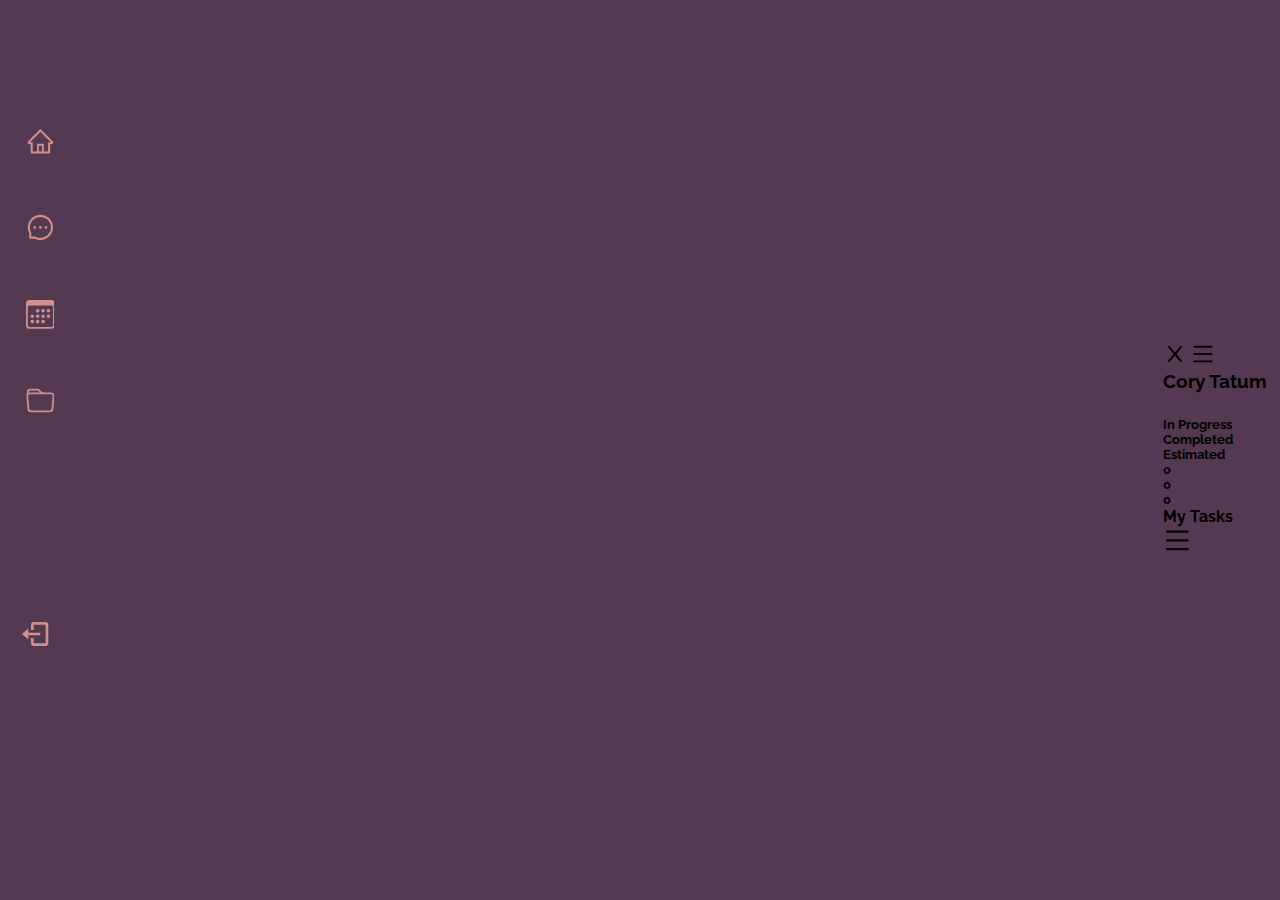
<file: dashboard.html>
<!DOCTYPE html>
<html lang="en">

<head>
    <meta charset="UTF-8">
    <meta http-equiv="X-UA-Compatible" content="IE=edge">
    <meta name="viewport" content="width=device-width, initial-scale=1.0">
    <link href="https://fonts.googleapis.com/css2?family=Raleway:wght@400;700&display=swap" rel="stylesheet">
    <link rel="stylesheet" href="CSS/dashboard.css">
    <title>Dashboard!</title>
</head>

<body>
    <section class="landing">

        <div class="modal">
            <div class="card">
                <svg id="close" stroke="currentColor" fill="currentColor" stroke-width="0" viewBox="0 0 1024 1024"
                    height="1em" width="1em" xmlns="http://www.w3.org/2000/svg">
                    <path
                        d="M512 64C264.6 64 64 264.6 64 512s200.6 448 448 448 448-200.6 448-448S759.4 64 512 64zm165.4 618.2l-66-.3L512 563.4l-99.3 118.4-66.1.3c-4.4 0-8-3.5-8-8 0-1.9.7-3.7 1.9-5.2l130.1-155L340.5 359a8.32 8.32 0 0 1-1.9-5.2c0-4.4 3.6-8 8-8l66.1.3L512 464.6l99.3-118.4 66-.3c4.4 0 8 3.5 8 8 0 1.9-.7 3.7-1.9 5.2L553.5 514l130 155c1.2 1.5 1.9 3.3 1.9 5.2 0 4.4-3.6 8-8 8z">
                    </path>
                </svg>
                <div class="brand"></div>
                <div class="info">
                    <h2>New Task</h2>
                    <form action="#">
                        <div class="taskTitle">
                            <input type="text" placeholder="Enter Task">
                        </div>
                        <div class="taskDescription">
                            <input type="text" name="" id="" placeholder="Description">
                        </div>
                    </form>
                </div>
            </div>
        </div>
        <aside>
            <div class="navIcons">
                <ul>
                    <a href="">
                        <li><svg stroke="currentColor" fill="currentColor" stroke-width="0" viewBox="0 0 1024 1024"
                                height="1.8em" width="1.8em" xmlns="http://www.w3.org/2000/svg">
                                <path
                                    d="M946.5 505L560.1 118.8l-25.9-25.9a31.5 31.5 0 0 0-44.4 0L77.5 505a63.9 63.9 0 0 0-18.8 46c.4 35.2 29.7 63.3 64.9 63.3h42.5V940h691.8V614.3h43.4c17.1 0 33.2-6.7 45.3-18.8a63.6 63.6 0 0 0 18.7-45.3c0-17-6.7-33.1-18.8-45.2zM568 868H456V664h112v204zm217.9-325.7V868H632V640c0-22.1-17.9-40-40-40H432c-22.1 0-40 17.9-40 40v228H238.1V542.3h-96l370-369.7 23.1 23.1L882 542.3h-96.1z">
                                </path>
                            </svg></li>
                    </a>
                    <a href="">
                        <li><svg stroke="currentColor" fill="currentColor" stroke-width="0" viewBox="0 0 1024 1024"
                                height="1.8em" width="1.8em" xmlns="http://www.w3.org/2000/svg">
                                <path
                                    d="M464 512a48 48 0 1 0 96 0 48 48 0 1 0-96 0zm200 0a48 48 0 1 0 96 0 48 48 0 1 0-96 0zm-400 0a48 48 0 1 0 96 0 48 48 0 1 0-96 0zm661.2-173.6c-22.6-53.7-55-101.9-96.3-143.3a444.35 444.35 0 0 0-143.3-96.3C630.6 75.7 572.2 64 512 64h-2c-60.6.3-119.3 12.3-174.5 35.9a445.35 445.35 0 0 0-142 96.5c-40.9 41.3-73 89.3-95.2 142.8-23 55.4-34.6 114.3-34.3 174.9A449.4 449.4 0 0 0 112 714v152a46 46 0 0 0 46 46h152.1A449.4 449.4 0 0 0 510 960h2.1c59.9 0 118-11.6 172.7-34.3a444.48 444.48 0 0 0 142.8-95.2c41.3-40.9 73.8-88.7 96.5-142 23.6-55.2 35.6-113.9 35.9-174.5.3-60.9-11.5-120-34.8-175.6zm-151.1 438C704 845.8 611 884 512 884h-1.7c-60.3-.3-120.2-15.3-173.1-43.5l-8.4-4.5H188V695.2l-4.5-8.4C155.3 633.9 140.3 574 140 513.7c-.4-99.7 37.7-193.3 107.6-263.8 69.8-70.5 163.1-109.5 262.8-109.9h1.7c50 0 98.5 9.7 144.2 28.9 44.6 18.7 84.6 45.6 119 80 34.3 34.3 61.3 74.4 80 119 19.4 46.2 29.1 95.2 28.9 145.8-.6 99.6-39.7 192.9-110.1 262.7z">
                                </path>
                            </svg></li>
                    </a>
                    <a href="">
                        <li><svg stroke="currentColor" fill="currentColor" stroke-width="0" viewBox="0 0 16 16"
                                height="1.8em" width="1.8em" xmlns="http://www.w3.org/2000/svg">
                                <path fill-rule="evenodd"
                                    d="M14 0H2a2 2 0 00-2 2v12a2 2 0 002 2h12a2 2 0 002-2V2a2 2 0 00-2-2zM1 3.857C1 3.384 1.448 3 2 3h12c.552 0 1 .384 1 .857v10.286c0 .473-.448.857-1 .857H2c-.552 0-1-.384-1-.857V3.857z"
                                    clip-rule="evenodd"></path>
                                <path fill-rule="evenodd"
                                    d="M6.5 7a1 1 0 100-2 1 1 0 000 2zm3 0a1 1 0 100-2 1 1 0 000 2zm3 0a1 1 0 100-2 1 1 0 000 2zm-9 3a1 1 0 100-2 1 1 0 000 2zm3 0a1 1 0 100-2 1 1 0 000 2zm3 0a1 1 0 100-2 1 1 0 000 2zm3 0a1 1 0 100-2 1 1 0 000 2zm-9 3a1 1 0 100-2 1 1 0 000 2zm3 0a1 1 0 100-2 1 1 0 000 2zm3 0a1 1 0 100-2 1 1 0 000 2z"
                                    clip-rule="evenodd"></path>
                            </svg></li>
                    </a>
                    <a href="">
                        <li><svg stroke="currentColor" fill="currentColor" stroke-width="0" viewBox="0 0 16 16"
                                height="1.8em" width="1.8em" xmlns="http://www.w3.org/2000/svg">
                                <path
                                    d="M9.828 4a3 3 0 01-2.12-.879l-.83-.828A1 1 0 006.173 2H2.5a1 1 0 00-1 .981L1.546 4h-1L.5 3a2 2 0 012-2h3.672a2 2 0 011.414.586l.828.828A2 2 0 009.828 3v1z">
                                </path>
                                <path fill-rule="evenodd"
                                    d="M13.81 4H2.19a1 1 0 00-.996 1.09l.637 7a1 1 0 00.995.91h10.348a1 1 0 00.995-.91l.637-7A1 1 0 0013.81 4zM2.19 3A2 2 0 00.198 5.181l.637 7A2 2 0 002.826 14h10.348a2 2 0 001.991-1.819l.637-7A2 2 0 0013.81 3H2.19z"
                                    clip-rule="evenodd"></path>
                            </svg></li>
                    </a>
                    <a href="">
                        <li></li>
                    </a>
                </ul>
            </div>
            <div id="logout"><svg stroke="currentColor" fill="currentColor" stroke-width="0" viewBox="0 0 24 24"
                    height="2em" width="2em" xmlns="http://www.w3.org/2000/svg">
                    <path d="M16 13L16 11 7 11 7 8 2 12 7 16 7 13z"></path>
                    <path
                        d="M20,3h-9C9.897,3,9,3.897,9,5v4h2V5h9v14h-9v-4H9v4c0,1.103,0.897,2,2,2h9c1.103,0,2-0.897,2-2V5C22,3.897,21.103,3,20,3z">
                    </path>
                </svg></div>
        </aside>
        <section class="activity">
            <div class="taskDashboard">
                <header>
                    <div class="welcome">
                        <h3>Overview</h3>
                        <span>You can edit all the stuff you wish</span>
                    </div>
                    <div class="user">
                        <p>Add User <svg stroke="currentColor" fill="currentColor" stroke-width="0"
                                viewBox="0 0 1024 1024" height="1.3em" width="1.3em" xmlns="http://www.w3.org/2000/svg">
                                <path
                                    d="M892 772h-80v-80c0-4.4-3.6-8-8-8h-48c-4.4 0-8 3.6-8 8v80h-80c-4.4 0-8 3.6-8 8v48c0 4.4 3.6 8 8 8h80v80c0 4.4 3.6 8 8 8h48c4.4 0 8-3.6 8-8v-80h80c4.4 0 8-3.6 8-8v-48c0-4.4-3.6-8-8-8zM373.5 498.4c-.9-8.7-1.4-17.5-1.4-26.4 0-15.9 1.5-31.4 4.3-46.5.7-3.6-1.2-7.3-4.5-8.8-13.6-6.1-26.1-14.5-36.9-25.1a127.54 127.54 0 0 1-38.7-95.4c.9-32.1 13.8-62.6 36.3-85.6 24.7-25.3 57.9-39.1 93.2-38.7 31.9.3 62.7 12.6 86 34.4 7.9 7.4 14.7 15.6 20.4 24.4 2 3.1 5.9 4.4 9.3 3.2 17.6-6.1 36.2-10.4 55.3-12.4 5.6-.6 8.8-6.6 6.3-11.6-32.5-64.3-98.9-108.7-175.7-109.9-110.8-1.7-203.2 89.2-203.2 200 0 62.8 28.9 118.8 74.2 155.5-31.8 14.7-61.1 35-86.5 60.4-54.8 54.7-85.8 126.9-87.8 204a8 8 0 0 0 8 8.2h56.1c4.3 0 7.9-3.4 8-7.7 1.9-58 25.4-112.3 66.7-153.5 29.4-29.4 65.4-49.8 104.7-59.7 3.8-1.1 6.4-4.8 5.9-8.8zM824 472c0-109.4-87.9-198.3-196.9-200C516.3 270.3 424 361.2 424 472c0 62.8 29 118.8 74.2 155.5a300.95 300.95 0 0 0-86.4 60.4C357 742.6 326 814.8 324 891.8a8 8 0 0 0 8 8.2h56c4.3 0 7.9-3.4 8-7.7 1.9-58 25.4-112.3 66.7-153.5C505.8 695.7 563 672 624 672c110.4 0 200-89.5 200-200zm-109.5 90.5C690.3 586.7 658.2 600 624 600s-66.3-13.3-90.5-37.5a127.26 127.26 0 0 1-37.5-91.8c.3-32.8 13.4-64.5 36.3-88 24-24.6 56.1-38.3 90.4-38.7 33.9-.3 66.8 12.9 91 36.6 24.8 24.3 38.4 56.8 38.4 91.4-.1 34.2-13.4 66.3-37.6 90.5z">
                                </path>
                            </svg></p>
                    </div>
                    <div class="search">
                        <svg id="searchIcon" stroke="currentColor" fill="currentColor" stroke-width="0"
                            viewBox="0 0 1024 1024" height="1.5em" width="3em" xmlns="http://www.w3.org/2000/svg">

                            <path
                                d="M909.6 854.5L649.9 594.8C690.2 542.7 712 479 712 412c0-80.2-31.3-155.4-87.9-212.1-56.6-56.7-132-87.9-212.1-87.9s-155.5 31.3-212.1 87.9C143.2 256.5 112 331.8 112 412c0 80.1 31.3 155.5 87.9 212.1C256.5 680.8 331.8 712 412 712c67 0 130.6-21.8 182.7-62l259.7 259.6a8.2 8.2 0 0 0 11.6 0l43.6-43.5a8.2 8.2 0 0 0 0-11.6zM570.4 570.4C528 612.7 471.8 636 412 636s-116-23.3-158.4-65.6C211.3 528 188 471.8 188 412s23.3-116.1 65.6-158.4C296 211.3 352.2 188 412 188s116.1 23.2 158.4 65.6S636 352.2 636 412s-23.3 116.1-65.6 158.4z">
                            </path>
                        </svg>
                        <div class="searchBar">

                            <form action="search">
                                <input type="search" placeholder="search here...">
                            </form>

                        </div>
                    </div>
                </header>
                <div class="tasks">
                    <div class="toDo">
                        <div class="edit">
                            <p>To-Do <svg stroke="currentColor" fill="currentColor" stroke-width="0" viewBox="0 0 24 24"
                                    height="1.2em" width="1.2em" xmlns="http://www.w3.org/2000/svg">
                                    <path fill="none"
                                        d="M17.496,4c-1.425,0-3.378,0.256-4.597,1.475C10.794,7.58,9.391,9.03,9.388,9.033 C9.148,9.28,8.795,9.387,8.465,9.316c-0.007,0-2.248-0.435-3.948,0.504l9.694,9.694c0.943-1.702,0.541-3.919,0.536-3.944 c-0.065-0.328,0.037-0.667,0.273-0.903l3.536-3.535c1.896-1.896,1.516-5.498,1.271-6.929C19.289,4.111,18.443,4,17.496,4z M17.142,9.718c-0.781,0.781-2.046,0.781-2.828,0c-0.781-0.782-0.781-2.047,0-2.828c0.782-0.782,2.047-0.782,2.828,0 C17.924,7.671,17.924,8.936,17.142,9.718z">
                                    </path>
                                    <path
                                        d="M20.92,2.384C20.857,2.368,19.364,2,17.496,2c-2.585,0-4.663,0.713-6.011,2.061C9.997,5.549,8.857,6.712,8.31,7.273 C7.096,7.136,4.233,7.07,2.293,9.011C2.105,9.198,2,9.452,2,9.718s0.105,0.52,0.293,0.707l11.313,11.313 c0.188,0.188,0.441,0.293,0.707,0.293s0.52-0.105,0.707-0.293c1.954-1.953,1.894-4.814,1.767-6.01l3.184-3.183 c3.191-3.191,1.74-9.182,1.677-9.435C21.559,2.753,21.278,2.473,20.92,2.384z M18.557,11.132l-3.536,3.535 c-0.236,0.236-0.339,0.575-0.273,0.903c0.005,0.025,0.407,2.242-0.536,3.944L4.517,9.82c1.7-0.938,3.941-0.504,3.948-0.504 c0.33,0.07,0.684-0.036,0.923-0.283c0.003-0.003,1.406-1.453,3.512-3.559C14.118,4.256,16.071,4,17.496,4 c0.947,0,1.793,0.111,2.332,0.203C20.072,5.634,20.453,9.235,18.557,11.132z">
                                    </path>
                                    <circle cx="15.728" cy="8.304" r="2"></circle>
                                    <path d="M5,16c-2,1-2,5-2,5s3,0,5-2L5,16z"></path>
                                </svg></p>
                            <svg stroke="currentColor" fill="currentColor" stroke-width="0" viewBox="0 0 16 16"
                                height="1.5em" width="1.5em" xmlns="http://www.w3.org/2000/svg">
                                <path fill-rule="evenodd"
                                    d="M3 9.5a1.5 1.5 0 110-3 1.5 1.5 0 010 3zm5 0a1.5 1.5 0 110-3 1.5 1.5 0 010 3zm5 0a1.5 1.5 0 110-3 1.5 1.5 0 010 3z"
                                    clip-rule="evenodd"></path>
                            </svg>
                        </div>
                        <div class="toDoCards">
                            <ul>
                                <li>+</li>
                                <li>+</li>
                                <li>+</li>
                            </ul>
                        </div>
                        <div class="cardAdd">
                            <p>+ Add Task</p>
                        </div>
                    </div>
                    <div class="doing">
                        <div class="edit">
                            <p>Doing <svg stroke="currentColor" fill="currentColor" stroke-width="0"
                                    viewBox="0 0 1024 1024" height="1.3em" width="1.3em"
                                    xmlns="http://www.w3.org/2000/svg">
                                    <path
                                        d="M834.1 469.2A347.49 347.49 0 0 0 751.2 354l-29.1-26.7a8.09 8.09 0 0 0-13 3.3l-13 37.3c-8.1 23.4-23 47.3-44.1 70.8-1.4 1.5-3 1.9-4.1 2-1.1.1-2.8-.1-4.3-1.5-1.4-1.2-2.1-3-2-4.8 3.7-60.2-14.3-128.1-53.7-202C555.3 171 510 123.1 453.4 89.7l-41.3-24.3c-5.4-3.2-12.3 1-12 7.3l2.2 48c1.5 32.8-2.3 61.8-11.3 85.9-11 29.5-26.8 56.9-47 81.5a295.64 295.64 0 0 1-47.5 46.1 352.6 352.6 0 0 0-100.3 121.5A347.75 347.75 0 0 0 160 610c0 47.2 9.3 92.9 27.7 136a349.4 349.4 0 0 0 75.5 110.9c32.4 32 70 57.2 111.9 74.7C418.5 949.8 464.5 959 512 959s93.5-9.2 136.9-27.3A348.6 348.6 0 0 0 760.8 857c32.4-32 57.8-69.4 75.5-110.9a344.2 344.2 0 0 0 27.7-136c0-48.8-10-96.2-29.9-140.9zM713 808.5c-53.7 53.2-125 82.4-201 82.4s-147.3-29.2-201-82.4c-53.5-53.1-83-123.5-83-198.4 0-43.5 9.8-85.2 29.1-124 18.8-37.9 46.8-71.8 80.8-97.9a349.6 349.6 0 0 0 58.6-56.8c25-30.5 44.6-64.5 58.2-101a240 240 0 0 0 12.1-46.5c24.1 22.2 44.3 49 61.2 80.4 33.4 62.6 48.8 118.3 45.8 165.7a74.01 74.01 0 0 0 24.4 59.8 73.36 73.36 0 0 0 53.4 18.8c19.7-1 37.8-9.7 51-24.4 13.3-14.9 24.8-30.1 34.4-45.6 14 17.9 25.7 37.4 35 58.4 15.9 35.8 24 73.9 24 113.1 0 74.9-29.5 145.4-83 198.4z">
                                    </path>
                                </svg></p>
                            <svg stroke="currentColor" fill="currentColor" stroke-width="0" viewBox="0 0 16 16"
                                height="1.5em" width="1.5em" xmlns="http://www.w3.org/2000/svg">
                                <path fill-rule="evenodd"
                                    d="M3 9.5a1.5 1.5 0 110-3 1.5 1.5 0 010 3zm5 0a1.5 1.5 0 110-3 1.5 1.5 0 010 3zm5 0a1.5 1.5 0 110-3 1.5 1.5 0 010 3z"
                                    clip-rule="evenodd"></path>
                            </svg>
                        </div>
                        <div class="toDoCards">
                            <ul id="drag">
                                <li>Drag Here</li>
                                <li>Drag Here</li>
                                <li>Drag Here</li>
                            </ul>
                        </div>
                    </div>
                    <div class="done">
                        <div class="edit">
                            <p>Done! <svg stroke="currentColor" fill="currentColor" stroke-width="0"
                                    viewBox="0 0 1024 1024" height="1.3em" width="1.3em"
                                    xmlns="http://www.w3.org/2000/svg">
                                    <path
                                        d="M688 312v-48c0-4.4-3.6-8-8-8H296c-4.4 0-8 3.6-8 8v48c0 4.4 3.6 8 8 8h384c4.4 0 8-3.6 8-8zm-392 88c-4.4 0-8 3.6-8 8v48c0 4.4 3.6 8 8 8h184c4.4 0 8-3.6 8-8v-48c0-4.4-3.6-8-8-8H296zm376 116c-119.3 0-216 96.7-216 216s96.7 216 216 216 216-96.7 216-216-96.7-216-216-216zm107.5 323.5C750.8 868.2 712.6 884 672 884s-78.8-15.8-107.5-44.5C535.8 810.8 520 772.6 520 732s15.8-78.8 44.5-107.5C593.2 595.8 631.4 580 672 580s78.8 15.8 107.5 44.5C808.2 653.2 824 691.4 824 732s-15.8 78.8-44.5 107.5zM761 656h-44.3c-2.6 0-5 1.2-6.5 3.3l-63.5 87.8-23.1-31.9a7.92 7.92 0 0 0-6.5-3.3H573c-6.5 0-10.3 7.4-6.5 12.7l73.8 102.1c3.2 4.4 9.7 4.4 12.9 0l114.2-158c3.9-5.3.1-12.7-6.4-12.7zM440 852H208V148h560v344c0 4.4 3.6 8 8 8h56c4.4 0 8-3.6 8-8V108c0-17.7-14.3-32-32-32H168c-17.7 0-32 14.3-32 32v784c0 17.7 14.3 32 32 32h272c4.4 0 8-3.6 8-8v-56c0-4.4-3.6-8-8-8z">
                                    </path>
                                </svg></p>
                            <svg stroke="currentColor" fill="currentColor" stroke-width="0" viewBox="0 0 16 16"
                                height="1.5em" width="1.5em" xmlns="http://www.w3.org/2000/svg">
                                <path fill-rule="evenodd"
                                    d="M3 9.5a1.5 1.5 0 110-3 1.5 1.5 0 010 3zm5 0a1.5 1.5 0 110-3 1.5 1.5 0 010 3zm5 0a1.5 1.5 0 110-3 1.5 1.5 0 010 3z"
                                    clip-rule="evenodd"></path>
                            </svg>
                        </div>
                        <div class="toDoCards">
                            <ul>
                                <li>+</li>
                                <li>+</li>
                                <li>+</li>
                            </ul>
                        </div>
                    </div>

                </div>

            </div>
        </section>
        <div class="userDash">
            <div class="userIcons">
                <svg stroke="currentColor" fill="currentColor" stroke-width="0" viewBox="0 0 1024 1024" height="1.5em"
                    width="1.5em" xmlns="http://www.w3.org/2000/svg">
                    <path
                        d="M563.8 512l262.5-312.9c4.4-5.2.7-13.1-6.1-13.1h-79.8c-4.7 0-9.2 2.1-12.3 5.7L511.6 449.8 295.1 191.7c-3-3.6-7.5-5.7-12.3-5.7H203c-6.8 0-10.5 7.9-6.1 13.1L459.4 512 196.9 824.9A7.95 7.95 0 0 0 203 838h79.8c4.7 0 9.2-2.1 12.3-5.7l216.5-258.1 216.5 258.1c3 3.6 7.5 5.7 12.3 5.7h79.8c6.8 0 10.5-7.9 6.1-13.1L563.8 512z">
                    </path>
                </svg>
                <svg stroke="currentColor" fill="currentColor" stroke-width="0" viewBox="0 0 1024 1024" height="1.5em"
                    width="1.5em" xmlns="http://www.w3.org/2000/svg">
                    <path
                        d="M904 160H120c-4.4 0-8 3.6-8 8v64c0 4.4 3.6 8 8 8h784c4.4 0 8-3.6 8-8v-64c0-4.4-3.6-8-8-8zm0 624H120c-4.4 0-8 3.6-8 8v64c0 4.4 3.6 8 8 8h784c4.4 0 8-3.6 8-8v-64c0-4.4-3.6-8-8-8zm0-312H120c-4.4 0-8 3.6-8 8v64c0 4.4 3.6 8 8 8h784c4.4 0 8-3.6 8-8v-64c0-4.4-3.6-8-8-8z">
                    </path>
                </svg>
            </div>
            <div class="profile">
                <ul>
                    <li id="profilePic"></li>
                    <li>
                        <h3>Cory Tatum</h3>
                    </li>
                    <li><span>@corytatum</span></li>
                </ul>
            </div>
            <div class="progress">
                <ul>
                    <li>
                        <h5>In Progress</h5>
                    </li>
                    <li>
                        <h5>Completed</h5>
                    </li>
                    <li>
                        <h5>Estimated</h5>
                    </li>
                </ul>
            </div>
            <div class="stats">
                <ul>
                    <li>
                        <h5>0</h5>
                    </li>
                    <li>
                        <h5>0</h5>
                    </li>
                    <li>
                        <h5>0</h5>
                    </li>
                </ul>
            </div>
            <div class="profileEdit">
                <h4>My Tasks</h4>
                <svg stroke="currentColor" fill="currentColor" stroke-width="0" viewBox="0 0 1024 1024" height="1.8em"
                    width="1.8em" xmlns="http://www.w3.org/2000/svg">
                    <path
                        d="M904 160H120c-4.4 0-8 3.6-8 8v64c0 4.4 3.6 8 8 8h784c4.4 0 8-3.6 8-8v-64c0-4.4-3.6-8-8-8zm0 624H120c-4.4 0-8 3.6-8 8v64c0 4.4 3.6 8 8 8h784c4.4 0 8-3.6 8-8v-64c0-4.4-3.6-8-8-8zm0-312H120c-4.4 0-8 3.6-8 8v64c0 4.4 3.6 8 8 8h784c4.4 0 8-3.6 8-8v-64c0-4.4-3.6-8-8-8z">
                    </path>
                </svg>
            </div>
        </div>
    </section>
</body>

</html>
</file>
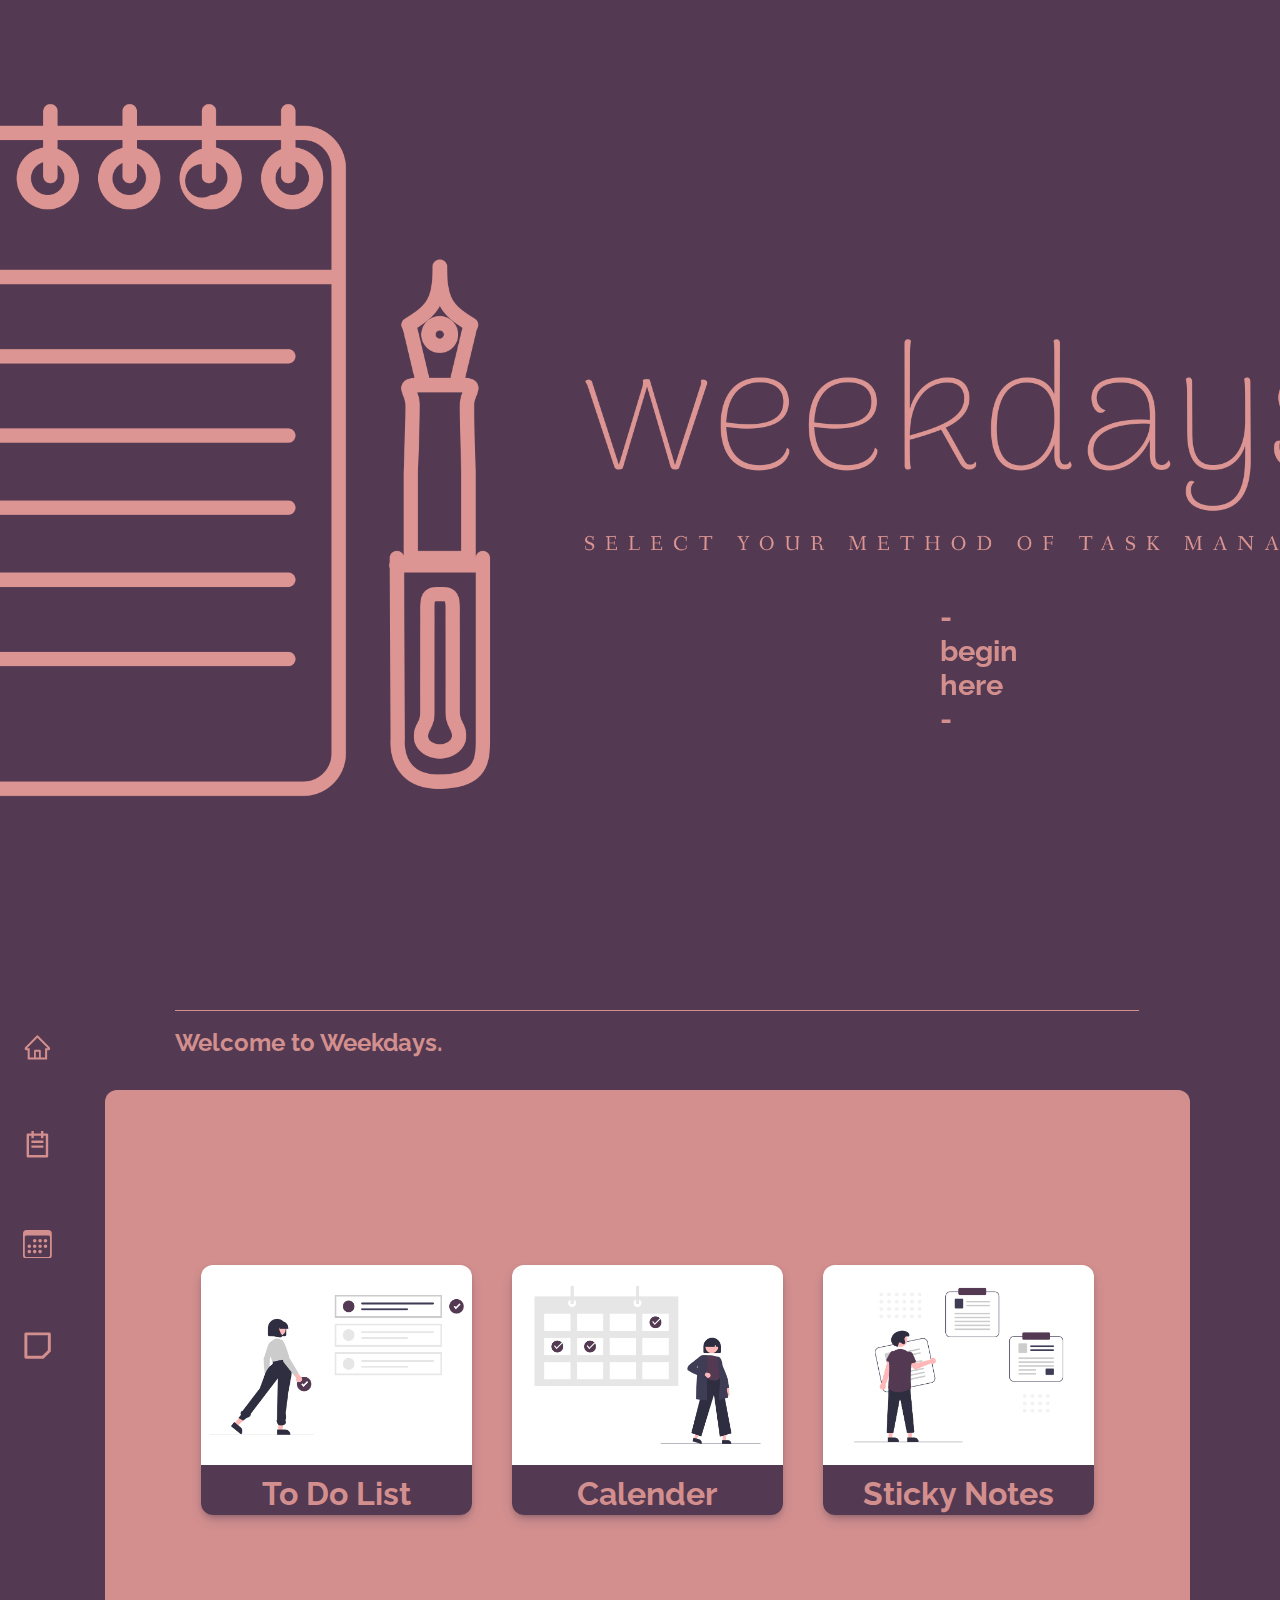
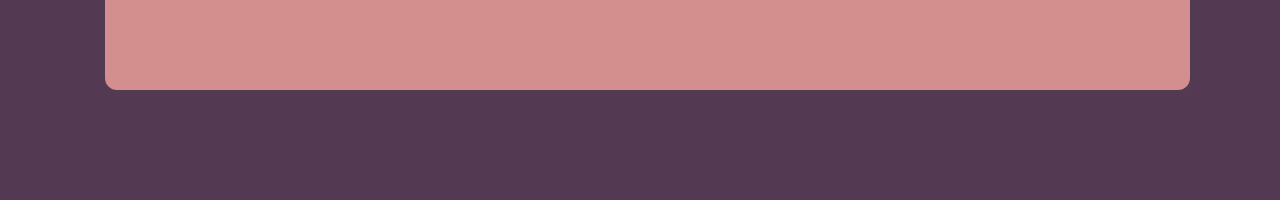
<file: HTML/dashboard.html>
<!DOCTYPE html>
<html lang="en">

<head>
    <meta charset="UTF-8">
    <meta http-equiv="X-UA-Compatible" content="IE=edge">
    <meta name="viewport" content="width=device-width, initial-scale=1.0">
    <link rel="stylesheet" href="https://cdnjs.cloudflare.com/ajax/libs/font-awesome/5.15.4/css/all.min.css" />
    <link rel="stylesheet" href='https://fonts.googleapis.com/css2?family=Architects+Daughter&display=swap' />
    <link href="https://fonts.googleapis.com/css2?family=Raleway:wght@400;700&display=swap" rel="stylesheet">
    <link rel="stylesheet" href="../CSS/dashboard.css">

    <title>weekdays</title>
</head>

<body>

    <section class="mediaHomePage" id="homePage">
        <div id="mediaBegin">


            <a href="#home" id="beginBtn">
                <h3>- media coming soon - </h3>
            </a>





        </div>
    </section>

    <section class="homePage" id="homePage">
        <div id="empty"></div>
        <div id="clickHere">


            <a href="#home">
                <h3>- begin here - </h3>
            </a>





        </div>
    </section>

    <section class="landing">

        <!--------------------------------------Nav Bar--------------------------------------------------------------------->
        <aside>
            <div class="navIcons">
                <ul>
                    <a href="#home" id="homeBtn">
                        <li><svg stroke="currentColor" fill="currentColor" stroke-width="0" viewBox="0 0 1024 1024"
                                height="1.8em" width="1.8em" xmlns="http://www.w3.org/2000/svg">
                                <path
                                    d="M946.5 505L560.1 118.8l-25.9-25.9a31.5 31.5 0 0 0-44.4 0L77.5 505a63.9 63.9 0 0 0-18.8 46c.4 35.2 29.7 63.3 64.9 63.3h42.5V940h691.8V614.3h43.4c17.1 0 33.2-6.7 45.3-18.8a63.6 63.6 0 0 0 18.7-45.3c0-17-6.7-33.1-18.8-45.2zM568 868H456V664h112v204zm217.9-325.7V868H632V640c0-22.1-17.9-40-40-40H432c-22.1 0-40 17.9-40 40v228H238.1V542.3h-96l370-369.7 23.1 23.1L882 542.3h-96.1z">
                                </path>
                            </svg></li>
                    </a>
                    <a href="#todo" id="todoPage">
                        <svg stroke="currentColor" fill="currentColor" stroke-width="0" viewBox="0 0 24 24"
                            height="1.8em" width="1.8em" xmlns="http://www.w3.org/2000/svg">
                            <g>
                                <path fill="none" d="M0 0h24v24H0z"></path>
                                <path
                                    d="M17 2h3a1 1 0 0 1 1 1v18a1 1 0 0 1-1 1H4a1 1 0 0 1-1-1V3a1 1 0 0 1 1-1h3V0h2v2h6V0h2v2zm0 2v2h-2V4H9v2H7V4H5v16h14V4h-2zM7 8h10v2H7V8zm0 4h10v2H7v-2z">
                                </path>
                            </g>
                        </svg>
                    </a>
                    <a href="#calBtn" id="calBtn">
                        <li><svg stroke="currentColor" fill="currentColor" stroke-width="0" viewBox="0 0 16 16"
                                height="1.8em" width="1.8em" xmlns="http://www.w3.org/2000/svg">
                                <path fill-rule="evenodd"
                                    d="M14 0H2a2 2 0 00-2 2v12a2 2 0 002 2h12a2 2 0 002-2V2a2 2 0 00-2-2zM1 3.857C1 3.384 1.448 3 2 3h12c.552 0 1 .384 1 .857v10.286c0 .473-.448.857-1 .857H2c-.552 0-1-.384-1-.857V3.857z"
                                    clip-rule="evenodd"></path>
                                <path fill-rule="evenodd"
                                    d="M6.5 7a1 1 0 100-2 1 1 0 000 2zm3 0a1 1 0 100-2 1 1 0 000 2zm3 0a1 1 0 100-2 1 1 0 000 2zm-9 3a1 1 0 100-2 1 1 0 000 2zm3 0a1 1 0 100-2 1 1 0 000 2zm3 0a1 1 0 100-2 1 1 0 000 2zm3 0a1 1 0 100-2 1 1 0 000 2zm-9 3a1 1 0 100-2 1 1 0 000 2zm3 0a1 1 0 100-2 1 1 0 000 2zm3 0a1 1 0 100-2 1 1 0 000 2z"
                                    clip-rule="evenodd"></path>
                            </svg></li>
                    </a>
                    <a href="#stickyNotes" id="stickNotes">
                        <li><svg stroke="currentColor" fill="currentColor" stroke-width="0" viewBox="0 0 24 24"
                                height="2.2em" width="2.2em" xmlns="http://www.w3.org/2000/svg">
                                <g>
                                    <path fill="none" d="M0 0h24v24H0z"></path>
                                    <path
                                        d="M3.998 21A.996.996 0 0 1 3 20.007V3.993C3 3.445 3.445 3 3.993 3h16.014c.548 0 .993.447.993.999V16l-5.003 5H3.998zM5 19h10.169L19 15.171V5H5v14z">
                                    </path>
                                </g>
                            </svg></li>
                    </a>


                </ul>
            </div>

        </aside>

        <!-------------------------------------Home Page------------------------------------------------------------------------->
        <section class="home" id="home">
            <header class="headerHome">
                <h1><strong>Welcome to Weekdays.</strong></h1>
                <svg id="navOpen" stroke="currentColor" fill="currentColor" stroke-width="0" viewBox="0 0 1024 1024"
                    height="1.5em" width="1.5em" xmlns="http://www.w3.org/2000/svg">
                    <path
                        d="M904 160H120c-4.4 0-8 3.6-8 8v64c0 4.4 3.6 8 8 8h784c4.4 0 8-3.6 8-8v-64c0-4.4-3.6-8-8-8zm0 624H120c-4.4 0-8 3.6-8 8v64c0 4.4 3.6 8 8 8h784c4.4 0 8-3.6 8-8v-64c0-4.4-3.6-8-8-8zm0-312H120c-4.4 0-8 3.6-8 8v64c0 4.4 3.6 8 8 8h784c4.4 0 8-3.6 8-8v-64c0-4.4-3.6-8-8-8z">
                    </path>
                </svg>
            </header>
            <div class="selection">


                <div class="widget todoWidget" onclick="openToDo();">
                    <div id="todoList"></div>
                    <div class="selectionTitle">
                        <h1>To Do List</h1>
                    </div>

                </div>
                <div class="widget" onclick="openCal();">
                    <div id="calender"></div>
                    <div class="selectionTitle">
                        <h1>Calender</h1>
                    </div>
                </div>

                <div class="widget" onclick="openStickyNote();">
                    <div id="stickyNotes"></div>
                    <div class="selectionTitle">
                        <h1>Sticky Notes</h1>
                    </div>
                </div>


            </div>
        </section>

        <!--------------------------------todo modal----------------------------------------------->



        <div class="modal">
            <div class="card">
                <svg id="close" stroke="currentColor" fill="currentColor" stroke-width="0" viewBox="0 0 1024 1024"
                    height="1.3em" width="1.3em" xmlns="http://www.w3.org/2000/svg">
                    <path
                        d="M512 64C264.6 64 64 264.6 64 512s200.6 448 448 448 448-200.6 448-448S759.4 64 512 64zm165.4 618.2l-66-.3L512 563.4l-99.3 118.4-66.1.3c-4.4 0-8-3.5-8-8 0-1.9.7-3.7 1.9-5.2l130.1-155L340.5 359a8.32 8.32 0 0 1-1.9-5.2c0-4.4 3.6-8 8-8l66.1.3L512 464.6l99.3-118.4 66-.3c4.4 0 8 3.5 8 8 0 1.9-.7 3.7-1.9 5.2L553.5 514l130 155c1.2 1.5 1.9 3.3 1.9 5.2 0 4.4-3.6 8-8 8z">
                    </path>
                </svg>
                <div class="brand">
                    <img src="../img/undraw_Next_tasks_re_5eyy (2).png" alt="">
                </div>
                <div class="info">
                    <div class="modalTitle">
                        <h2>New Task</h2>
                    </div>
                    <form id="form">
                        <div class="taskTitle">
                            <input type="text" placeholder="Enter Task" name="content" id="content">
                        </div>
                        <div class="deadline">
                            <input type="date" name="date" id="date" placeholder="Enter Deadline">
                        </div>
                        <div class="taskDescription">
                            <textarea name="description" id="description" cols="5" rows="5"
                                placeholder="Description"></textarea>
                        </div>
                        <div class="submit">
                            <button type="submit" class="btn" id="submit">Add +</button>
                        </div>
                    </form>
                </div>
            </div>
        </div>

        <!-------------------------------------Calender----------------------------------------------------------------------->

        <section class="cal">

            <div id="container">
                <div id="calenderHeader">
                    <div id="monthDisplay"></div>
                    <div class="toggleBtn">
                        <p id="backButton"><svg stroke="currentColor" fill="currentColor" stroke-width="0"
                                viewBox="0 0 1024 1024" height="1.2em" width="1.2em" xmlns="http://www.w3.org/2000/svg">
                                <path
                                    d="M872 474H286.9l350.2-304c5.6-4.9 2.2-14-5.2-14h-88.5c-3.9 0-7.6 1.4-10.5 3.9L155 487.8a31.96 31.96 0 0 0 0 48.3L535.1 866c1.5 1.3 3.3 2 5.2 2h91.5c7.4 0 10.8-9.2 5.2-14L286.9 550H872c4.4 0 8-3.6 8-8v-60c0-4.4-3.6-8-8-8z">
                                </path>
                            </svg></p>
                        <p id="nextButton"><svg stroke="currentColor" fill="currentColor" stroke-width="0"
                                viewBox="0 0 1024 1024" height="1.2em" width="1.2em" xmlns="http://www.w3.org/2000/svg">
                                <path
                                    d="M869 487.8L491.2 159.9c-2.9-2.5-6.6-3.9-10.5-3.9h-88.5c-7.4 0-10.8 9.2-5.2 14l350.2 304H152c-4.4 0-8 3.6-8 8v60c0 4.4 3.6 8 8 8h585.1L386.9 854c-5.6 4.9-2.2 14 5.2 14h91.5c1.9 0 3.8-.7 5.2-2L869 536.2a32.07 32.07 0 0 0 0-48.4z">
                                </path>
                            </svg></p>
                    </div>
                </div>

                <div id="weekdays">
                    <div>Sunday</div>
                    <div>Monday</div>
                    <div>Tuesday</div>
                    <div>Wednesday</div>
                    <div>Thursday</div>
                    <div>Friday</div>
                    <div>Saturday</div>
                </div>

                <div id="calendar"></div>
            </div>

            <div id="newEventModal">
                <h2>New Event</h2>

                <input id="eventTitleInput" placeholder="Event Title" />
                <div class="saveBtn">
                    <button id="saveButton">Save</button>
                    <button id="cancelButton">Cancel</button>
                </div>
            </div>

            <div id="deleteEventModal">
                <h2>Event</h2>

                <p id="eventText"></p>
                <div class="deleteBtn">
                    <button id="deleteButton">Delete</button>
                    <button id="closeButton">Close</button>
                </div>
            </div>

            <div id="modalBackDrop"></div>

        </section>

        <!----------------------------------------Todo Section--------------------------------------------------------------------->

        <section class="activity" id="todo">
            <header class="activityHeader">
                <h3>To-Do List</h3>
                <svg stroke="currentColor" fill="currentColor" stroke-width="0" viewBox="0 0 24 24" height="1.8em"
                    width="1.8em" xmlns="http://www.w3.org/2000/svg">
                    <path
                        d="M21 11L6.414 11 11.707 5.707 10.293 4.293 2.586 12 10.293 19.707 11.707 18.293 6.414 13 21 13z">
                    </path>
                </svg>
            </header>
            <div class="taskDashboard">
                <header>
                    <div class="welcome">
                        <h3>Your Personal To-Do List</h3>

                    </div>

                </header>

                <div class="tasks">
                    <div class="toDo">
                        <div class="edit">
                            <p>To-Do <svg stroke="currentColor" fill="currentColor" stroke-width="0" viewBox="0 0 24 24"
                                    height="1.2em" width="1.2em" xmlns="http://www.w3.org/2000/svg">
                                    <path fill="none"
                                        d="M17.496,4c-1.425,0-3.378,0.256-4.597,1.475C10.794,7.58,9.391,9.03,9.388,9.033 C9.148,9.28,8.795,9.387,8.465,9.316c-0.007,0-2.248-0.435-3.948,0.504l9.694,9.694c0.943-1.702,0.541-3.919,0.536-3.944 c-0.065-0.328,0.037-0.667,0.273-0.903l3.536-3.535c1.896-1.896,1.516-5.498,1.271-6.929C19.289,4.111,18.443,4,17.496,4z M17.142,9.718c-0.781,0.781-2.046,0.781-2.828,0c-0.781-0.782-0.781-2.047,0-2.828c0.782-0.782,2.047-0.782,2.828,0 C17.924,7.671,17.924,8.936,17.142,9.718z">
                                    </path>
                                    <path
                                        d="M20.92,2.384C20.857,2.368,19.364,2,17.496,2c-2.585,0-4.663,0.713-6.011,2.061C9.997,5.549,8.857,6.712,8.31,7.273 C7.096,7.136,4.233,7.07,2.293,9.011C2.105,9.198,2,9.452,2,9.718s0.105,0.52,0.293,0.707l11.313,11.313 c0.188,0.188,0.441,0.293,0.707,0.293s0.52-0.105,0.707-0.293c1.954-1.953,1.894-4.814,1.767-6.01l3.184-3.183 c3.191-3.191,1.74-9.182,1.677-9.435C21.559,2.753,21.278,2.473,20.92,2.384z M18.557,11.132l-3.536,3.535 c-0.236,0.236-0.339,0.575-0.273,0.903c0.005,0.025,0.407,2.242-0.536,3.944L4.517,9.82c1.7-0.938,3.941-0.504,3.948-0.504 c0.33,0.07,0.684-0.036,0.923-0.283c0.003-0.003,1.406-1.453,3.512-3.559C14.118,4.256,16.071,4,17.496,4 c0.947,0,1.793,0.111,2.332,0.203C20.072,5.634,20.453,9.235,18.557,11.132z">
                                    </path>
                                    <circle cx="15.728" cy="8.304" r="2"></circle>
                                    <path d="M5,16c-2,1-2,5-2,5s3,0,5-2L5,16z"></path>
                                </svg></p>
                            <div class="cardAdd">
                                <p>Add</p><svg stroke="currentColor" fill="currentColor" stroke-width="0"
                                    viewBox="0 0 16 16" height="2em" width="2em" xmlns="http://www.w3.org/2000/svg">
                                    <path fill-rule="evenodd"
                                        d="M8 3.5a.5.5 0 01.5.5v4a.5.5 0 01-.5.5H4a.5.5 0 010-1h3.5V4a.5.5 0 01.5-.5z"
                                        clip-rule="evenodd"></path>
                                    <path fill-rule="evenodd"
                                        d="M7.5 8a.5.5 0 01.5-.5h4a.5.5 0 010 1H8.5V12a.5.5 0 01-1 0V8z"
                                        clip-rule="evenodd"></path>
                                    <path fill-rule="evenodd"
                                        d="M8 15A7 7 0 108 1a7 7 0 000 14zm0 1A8 8 0 108 0a8 8 0 000 16z"
                                        clip-rule="evenodd"></path>
                                </svg>

                            </div>
                        </div>
                        <div class="toDoCards">
                            <div class="container toDoContainer">

                            </div>


                        </div>
                    </div>
                </div>

            </div>
        </section>

        <!---------------------------------------Sticky Notes-------------------------------------------------->

        <section class="stickyNotes">
            <div id="stickyModal">
                <div id="inner_modal">
                    <textarea placeholder="Note..." id="user_input" maxlength="160"></textarea>
                    <i class="far fa-times-circle" id="hide"></i>
                </div>
            </div>

            <main>

                <header>
                    <div class="stickyContainer">
                        <div id="header">
                            <h1> Sticky Notes</h1>
                            <div class="addStickyBtn">
                                <svg id="add_note" stroke="currentColor" fill="currentColor" stroke-width="0"
                                    viewBox="0 0 16 16" height="1.5em" width="1.5em" xmlns="http://www.w3.org/2000/svg">
                                    <path fill-rule="evenodd"
                                        d="M8 3.5a.5.5 0 01.5.5v4a.5.5 0 01-.5.5H4a.5.5 0 010-1h3.5V4a.5.5 0 01.5-.5z"
                                        clip-rule="evenodd"></path>
                                    <path fill-rule="evenodd"
                                        d="M7.5 8a.5.5 0 01.5-.5h4a.5.5 0 010 1H8.5V12a.5.5 0 01-1 0V8z"
                                        clip-rule="evenodd"></path>
                                    <path fill-rule="evenodd"
                                        d="M8 15A7 7 0 108 1a7 7 0 000 14zm0 1A8 8 0 108 0a8 8 0 000 16z"
                                        clip-rule="evenodd"></path>
                                </svg>

                            </div>
                        </div>
                    </div>
                </header>

                <section>
                    <div class="stickyContainer">
                        <div id="all_notes"></div>
                    </div>
                </section>
        </section>






    </section>

    <script src="../dashboard.js"></script>
    <script src="../todo.js"></script>
</body>

</html>
</file>
<file: CSS/dashboard.css>
* {
    margin: 0;
    padding: 0;
    box-sizing: border-box;
    list-style-type: none;
    font-family: "Raleway", sans-serif;

}

html {
    scroll-behavior: smooth;
}

body::-webkit-scrollbar {
    display: none;
}

a {
    color: grey;
}

textarea {
    width: 15.1rem;
    height: 3rem;
    padding: 12px 20px;
    box-sizing: border-box;
    border: 2px solid #eee;
    border-radius: 7px;
    background-color: #eee;
    font-size: 16px;
    margin-top: 7px;
    margin-bottom: 5px;
    margin-left: 10px;
    resize: none;
}

textarea:focus {
    box-shadow: rgba(50, 50, 93, 0.25) 0px 6px 12px -2px, rgba(0, 0, 0, 0.3) 0px 3px 7px -3px;
    outline: none;
    border: none;
}

input {
    font-size: 16px;
    padding: 10px;
    width: 20em;
    height: 40px;
    border-radius: 25px;
    background-color: transparent;
    border: 1px solid #eee;
}

input:focus {
    box-shadow: rgba(50, 50, 93, 0.25) 0px 6px 12px -2px, rgba(0, 0, 0, 0.3) 0px 3px 7px -3px;
    outline: none;
    border: none;
}

.btn {
    width: 8rem;
    height: 2.5rem;
    padding: 5px;
    font-size: 1.2rem;
    letter-spacing: 1px;
    color: white;
    font-weight: 700;
    background-color: #272727;
    display: inline-block;
    border-radius: 7px;
    box-shadow: rgba(0, 0, 0, 0.15) 0px 2px 8px;
    border: none;
}

section.mediaHomePage {
    display: none;
}

section.homePage {
    width: 100%;
    height: 100vh;
    background: url(../images/cover.png);
    background-repeat: no-repeat;
    background-size: cover;
    background-position: center;
    background-attachment: fixed;
}

section.homePage #empty {
    width: 100%;
    height: 600px;
}

#clickHere a {
    font-size: 25px;
    color: #d38f8e;
    float: right;
    margin-right: 400px;
    text-decoration: none;
    position: fixed;
    left: 940px;
}

#clickHere a:hover {
    text-decoration: underline;
    cursor: pointer;
}




section.landing {
    width: 100vw;
    height: 100vh;
    background: #533951;
    display: flex;
    flex-direction: row;
    justify-content: space-between;
    align-items: center;
    position: absolute;


}

aside {
    float: left;
    height: 100vh;
    width: 5rem;
}

.navIcons {
    height: 400px;
    margin-top: 100px;
}

.navIcons ul {
    height: 400px;
    display: flex;
    justify-content: space-around;
    flex-direction: column;
    align-items: center;

}

.navIcons ul li {
    justify-content: space-evenly;
}

.navIcons ul li svg {
    color: #d38f8e;
}

#todoPage {
    color: #d38f8e;
}

#logout {
    height: 150px;
    display: flex;
    align-items: flex-end;
    justify-content: center;
}

#logout svg {
    color: #d38f8e;
    margin-right: 10px;
}

#logout svg:hover {
    cursor: pointer;
}

.home {
    width: 100%;
    height: 711px;
}

section.home header {
    width: 80%;
    font-size: 1.5rem;
    font-weight: 200;
    margin-left: 100px;
    border-top: 1px solid #d38f8e;
}

section.home header h1 {
    font-size: 1.5rem;
    font-weight: 400;
    color: #d38f8e;
}

section.home header svg {
    color: #d38f8e;
    display: none;
}

.selection {
    width: 90%;
    height: 600px;
    display: flex;
    flex-direction: row;
    justify-content: center;
    align-items: center;
    background-color: #d38f8e;
    margin-left: 30px;
    border-radius: 12px;
}

.widget {
    width: 25%;
    height: 250px;
    margin: 20px;
    border-radius: 12px;
    box-shadow: rgba(50, 50, 93, 0.25) 0px 6px 12px -2px, rgba(0, 0, 0, 0.3) 0px 3px 7px -3px;
}

.widget:hover {
    box-shadow: rgba(50, 50, 93, 0.25) 0px 50px 100px -20px, rgba(0, 0, 0, 0.3) 0px 30px 60px -30px, rgba(10, 37, 64, 0.35) 0px -2px 6px 0px inset;
    cursor: pointer;
}

.selectionTitle {
    width: 100%;
    height: 50px;
    border-radius: 0 0 12px 12px;
    display: flex;
    justify-content: center;
    background-color: #533951;
}

.selectionTitle h1 {
    color: #d38f8e;
    margin-top: 10px;
}

.headerHome h1 {
    color: #5F4B8BFF;
    font-weight: 700;
}

#todoList {
    width: 100%;
    height: 200px;
    border-radius: 12px 12px 0 0;
    background-color: white;
    background-image: url(../img/undraw_To_do_re_jaef\ .png);
    background-position: center;
    background-repeat: no-repeat;
    background-size: 20rem;
}

#calender {
    width: 100%;
    height: 200px;
    border-radius: 12px 12px 0 0;
    background-image: url(../img/undraw_Online_calendar_re_wk3t.png);
    background-position: center;
    background-repeat: no-repeat;
    background-size: cover;
}

#stickyNotes {
    width: 100%;
    height: 200px;
    border-radius: 12px 12px 0 0;
    background-image: url(../img/undraw_Taking_notes_re_bnaf.png);
    background-position: center;
    background-repeat: no-repeat;
    background-size: cover;
}

.activity {
    width: 100%;
    height: 100vh;
    display: flex;
    display: none;
    overflow: hidden;
}

.taskDashboard {
    width: 90%;
    height: 600px;
    margin-top: 80px;
    margin-left: 35px;
    background-color: #d38f8e;
    border-radius: 12px;
}


.tasks {
    width: 100%;
    height: 600px;
    padding: 10px;
    display: flex;
    flex-direction: row;
    justify-content: space-around;
    align-items: center;
}

header {
    margin: 15px;
    width: 95%;
    height: 65px;
    display: flex;
    flex-direction: row;
    justify-content: space-between;
    align-items: center;
    margin-bottom: 15px;
}

header .welcome {
    margin-left: 30px;
}

header #menu:hover {
    cursor: pointer;
}


header h3,
span {
    font-family: "Raleway", sans-serif;
    font-size: 1.3rem;
    color: #533951;
}

form {
    position: relative;
}

.toDo {
    width: calc(90% / 3);
    height: 550px;
    background-color: #533951;
    border-radius: 12px;
    margin-bottom: 150px;
    box-shadow: rgba(0, 0, 0, 0.35) 0px 5px 15px;
}

.toDo .container {
    display: flex;
    flex-direction: column;
    align-items: center;
    width: 100%;
    height: 450px;
    overflow: auto;
    overflow-x: hidden;
    overflow-y: scroll;
}


.toDo .container::-webkit-scrollbar {
    display: none;
}

.toDo p {
    font-size: 1.3rem;
    color: black;
    font-weight: 700;
    font-family: "Raleway", sans-serif;
}

.edit {
    margin: 15px;
    display: flex;
    flex-direction: row;
    justify-content: space-between;
    scroll-behavior: smooth;
}

.edit p {
    color: #d38f8e;
    font-weight: 700;
    font-family: "Raleway", sans-serif;
    font-size: 1.3rem;
}

.cardAdd svg {
    color: #d38f8e;
}

.editDropDown:hover {
    cursor: pointer;
    border-radius: 50%;
    background-color: #eee;
}

.overflow {
    width: 100%;
    height: 500px;
    overflow: auto;
    border: 1px solid black;
}

.tasks .toDo {
    background: url('../img/undraw_add_files_re_v09g\ \(3\).svg');
    background-color: #533951;
    background-position: center;
    background-repeat: no-repeat;
    background-size: 15rem;
}

.toDoCards .task-card {
    display: flex;
    justify-content: center;
    align-items: center;
    background-color: #d38f8e;
    font-family: "Raleway", sans-serif;
    font-size: 5rem;
    color: lightgray;
    margin: 10px;
    margin-left: 15px;
    border-radius: 12px;
    width: 100%;
    height: 150px;
    box-shadow: rgba(0, 0, 0, 0.24) 0px 3px 8px;
}

.toDoCards .task-card:hover {
    cursor: pointer;
    box-shadow: rgba(0, 0, 0, 0.25) 0px 54px 55px, rgba(0, 0, 0, 0.12) 0px -12px 30px, rgba(0, 0, 0, 0.12) 0px 4px 6px, rgba(0, 0, 0, 0.17) 0px 12px 13px, rgba(0, 0, 0, 0.09) 0px -3px 5px;
}

.toDoCards .task-card {
    display: flex;
    flex-direction: column;
    justify-content: space-evenly;
    align-items: flex-start;
    width: 90%;
    height: 150px;
    padding: 15px;
    border-radius: 12px;
}

.task-title {
    font-size: 1.3rem;
    color: #533951;
    margin-bottom: 10px;
}

.task-desc {
    font-size: 1rem;
    color: #533951;
    margin-bottom: 10px;
}

.due-date {
    display: flex;
    flex-direction: row;
    justify-content: space-around;
    width: 100%;
    font-size: 1rem;
    color: #533951;
}

.delete_editIcons {
    display: flex;
    justify-content: space-evenly;
    width: 30%;
    color: #533951;
}

.due-date svg:hover {
    color: #272727;
}

.cardAdd {
    display: flex;
    flex-direction: row;
    justify-content: space-around;
    align-items: center;
    width: 30%;
    margin-right: 12px;
}

.cardAdd svg:hover {
    cursor: pointer;

}

.mediaModal {
    display: none;
}

.activityHeader {
    display: none;
}

.modal {
    width: 100vw;
    height: 100vh;
    position: fixed;
    display: grid;
    place-items: center;
    background-color: rgba(0, 0, 0, 0.3);
    display: none;
    animation: openModal 0.5s ease forwards;
}

.modal .card {
    background: white;
    width: 50rem;
    height: 22rem;
    display: flex;
    justify-content: space-around;
    align-items: center;
    gap: 2rem;
    padding: 2rem;
    position: relative;
    border-radius: 7px;
}

.modal .card #close {
    position: absolute;
    top: 2rem;
    right: 2rem;
    font-size: 1.3rem;
    color: #533951;
}

.modal .card #close:hover {
    cursor: pointer;
}

.modal .card .brand {
    width: 20rem;
    height: 16rem;
}

.modal .card .brand img {
    display: block;
    width: 100%;
}

.modalTitle {
    width: 100%;
    display: flex;
    justify-content: center;
    align-items: center;
    padding: 5px;
}

.modal .card h2 {
    font-size: 2rem;
    position: relative;
    color: #533951;
}

.modal .card form {
    padding: 15px;
    width: 100%;
    display: flex;
    flex-direction: column;
    justify-content: space-around;
}

.modal .card form input {
    border-radius: 7px;
    background-color: #eee;
    width: 15rem;
    margin: 10px;
}


.modal .card form button {
    box-shadow: rgba(0, 0, 0, 0.24) 0px 3px 8px;
    margin-top: 7px;
    background-color: #533951;
}

#date:hover {
    cursor: pointer;
}

.modal .card form button:hover {
    cursor: pointer;
    box-shadow: rgba(0, 0, 0, 0.35) 0px 5px 15px;
}

#description:focus {
    height: 5rem;
}

.submit {
    width: 100%;
    display: flex;
    justify-content: center;
    align-items: center;
}

@keyframes openModal {
    from {
        opacity: 0;
    }

    to {
        opacity: 1;
    }
}

/***************** Calender ************************/



section.cal {
    display: flex;
    justify-content: center;
    background-color: #533951;
    width: 100%;
    height: 100vh;
    font-size: 1.5rem;
    font-family: "Playfair Display", sans-serif;
    display: none;
}

button {
    width: 85px;
    height: 2.5rem;
    cursor: pointer;
    box-shadow: 0px 0px 2px gray;
    border: none;
    outline: none;
    padding: 5px;
    border-radius: 12px;
    color: white;
    font-family: "Playfair Display", sans-serif;

}

#calenderHeader {
    width: 95%;
    padding: 10px;
    color: #d36c6c;
    font-size: 26px;
    font-family: sans-serif;
    display: flex;
    justify-content: space-evenly;
}

.toggleBtn {
    position: absolute;
    right: 150px;
    display: flex;
    flex-direction: row;
    justify-content: space-evenly;
    align-items: center;
    width: 10%;
    color: #d38f8e;
}

.toggleBtn p:hover {
    cursor: pointer;
}

#container {
    width: 100%;
    height: 660px;
    overflow: hidden;
}

#weekdays {
    width: 98%;
    display: flex;
    justify-content: space-evenly;
    align-items: center;
    color: #d38f8e;
    font-weight: 700;
}



#weekdays div {
    width: 100px;
    padding: 8px;
    margin-right: 18px;
}

#calendar {
    width: 100rem;
    height: 550px;
    margin: auto;
    display: flex;
    flex-wrap: wrap;
    overflow: scroll;
    margin-left: 12px;
}

#calendar::-webkit-scrollbar {
    display: none;
}



.day {
    width: 200px;
    padding: 10px;
    height: 150px;
    cursor: pointer;
    box-sizing: border-box;
    background-color: #FFD6D1;
    margin: 5px;
    box-shadow: rgba(0, 0, 0, 0.24) 0px 3px 8px;
    display: flex;
    flex-direction: column;
    justify-content: space-between;
    border-radius: 12px;
    font-weight: 700;
}

#monthDisplay {
    font-family: "Playfair Display", sans-serif;
    font-weight: 700;
    color: #d38f8e;
}

.day:hover {
    background-color: #e8faed;
}

.day+#currentDay {
    background-color: #e8f4fa;
}

.event {
    font-size: 15px;
    font-weight: 700;
    font-family: "Playfair Display", sans-serif;
    padding: 3px;
    background-color: #d38f8e;
    color: #272727;
    font-weight: 700;
    border-radius: 5px;
    max-height: 55px;
    overflow: hidden;
}

.padding {
    cursor: default !important;
    background-color: #FFFCFF !important;
    box-shadow: none !important;
}

#newEventModal h2 {
    text-align: center;
    margin-bottom: 25px;
    color: #272727;
    font-family: "Playfair Display", sans-serif;
}

#deleteEventModal h2 {
    text-align: center;
    font-family: "Playfair Display", sans-serif;
}

#newEventModal,
#deleteEventModal {
    display: none;
    z-index: 20;
    padding: 25px;
    background-color: #C7D3D4FF;
    box-shadow: 0px 0px 3px black;
    border-radius: 12px;
    width: 350px;
    top: 100px;
    left: calc(50% - 175px);
    position: absolute;
    font-family: sans-serif;
}

#eventTitleInput {
    padding: 10px;
    width: 100%;
    box-sizing: border-box;
    margin-bottom: 25px;
    border-radius: 8px;
    outline: none;
    border: none;
    box-shadow: 0px 0px 3px gray;
}

#eventTitleInput.error {
    border: 2px solid red;
}

.saveBtn {
    padding: 15px;
    display: flex;
    justify-content: space-evenly;
    align-items: center;
}

.deleteBtn {
    padding: 15px;
    display: flex;
    justify-content: space-evenly;
    align-items: center;
}

#cancelButton,
#deleteButton {
    background-color: #533951;
}

#saveButton,
#closeButton {
    background-color: #533951;
}

#eventText {
    font-size: 2rem;
    text-align: center;
}

#modalBackDrop {
    display: none;
    top: 0px;
    left: 0px;
    z-index: 10;
    width: 100vw;
    height: 100vh;
    position: absolute;
    background-color: rgba(0, 0, 0, 0.8);
}

/*************** Sticky Notes ****************/



section.stickyNotes {
    width: 100%;
    height: 100vh;
    position: relative;
    background-color: #d38f8e;
    display: none;
    overflow: scroll;
}

#add_note:hover {
    cursor: pointer;
}

#stickyModal {
    position: fixed;
    z-index: 1;
    width: 100%;
    min-height: 100vh;
    background-color: rgba(0, 0, 0, 0.5);
}

#inner_modal {
    display: flex;
    justify-content: center;
    align-items: center;
    min-height: 100vh;
    margin-right: 150px;
}

#inner_modal textarea {
    width: 276px;
    height: 276px;
    padding: 25px;
    outline: none;
    resize: none;
    font-size: 1.5rem;
    font-family: 'Architects Daughter', cursive;
    box-shadow: 0px 2px 4px 0px rgba(0, 0, 0, 0.9);
}

#inner_modal i {
    font-size: 1.4rem;
    color: gray;
    cursor: pointer;
    margin-top: -200px;
    margin-left: -35px;
    transition: 1s ease-in-out;
}

#inner_modal i:hover {
    color: lightgray;
}

.stickyContainer {
    width: 1280px;
    margin: auto;
}

#header {
    color: #533951;
    font-size: 2rem;
    padding: 0 20px;
    min-height: 70px;
    display: flex;
    flex-wrap: wrap;
    justify-content: space-between;
    align-items: center;
}

.addStickyBtn {
    width: 10%;
    padding: 10px;
    display: flex;
    flex-direction: row;
}

.addStickyBtn svg {
    margin-right: 15px;
}

#all_notes {
    display: flex;
    justify-content: center;
    flex-wrap: wrap;
    padding-top: 10px;
}

.note {
    width: 300px;
    height: 300px;
    transition: 2s;
    cursor: pointer;
    overflow-wrap: break-word;
    box-shadow: 0px 10px 24px 0px rgba(0, 0, 0, 0.75);
}

.note h1 {
    font-size: 1.5rem;
    font-family: 'Architects Daughter', cursive;
}

.details {
    margin-top: 25px;
    padding: 0 15px;
    font-size: 1.5rem;
}

.details i {
    color: whitesmoke;
    cursor: pointer;
    text-shadow: 1px 1px #BBB;
}

@media(max-width:1280px) {
    .container {
        width: 100%;
    }
}

@media(max-width:768px) {
    #header {
        padding: 20px;
        gap: 10px;
        flex-direction: column;
        align-items: center;
        text-align: center;
    }
}

@media screen and (max-width: 480px) {

    h3 {
        font-size: 1.6rem;
    }


    .homePage {
        display: none;
        background-attachment: unset;
    }

    .mediaHomePage {
        display: block;
        width: 100%;
        height: 100vh;
        background-color: #533951;
        background-image: url(../images/default.svg);
        background-repeat: no-repeat;
        background-size: cover;
        background-position: center center;
        background-size: 28rem;
        overflow: hidden;
    }

    #mediaBegin {
        margin-top: 500px;
        text-align: center;
    }

    #mediaBegin a {
        color: #d38f8e;
        font-size: 1.2rem;
        font-family: "Playfair Display", sans-serif;
        text-decoration: none;
    }

    .headerHome {
        margin-right: 90px;
    }

    section.home .headerHome h1 {
        font-size: 1.2rem;
        text-align: center;
        margin-left: 40px;
    }

    aside {
        display: none;
    }

    aside ul {
        position: fixed;
        border: 1px solid white;
    }

    #navOpen {
        display: none;
    }

    .home {
        width: 100%;
        height: 100vh;
        display: flex;
        flex-direction: column;
        justify-content: center;
        align-items: center;
        margin-right: 30px;
    }

    .selection {
        height: 550px;
        display: flex;
        flex-direction: column;
        justify-content: space-evenly;
        padding: 0;
        border: 1px solid black;
        overflow: scroll;
        margin-right: 25px;
        position: relative;
    }

    .todoWidget {
        margin-top: 350px;
    }

    .widget {
        width: 80%;
        height: auto;
    }

    .activity {
        width: 100%;
        height: 100vh;
    }

    .taskDashboard {
        width: 90%;
        height: 550px;
        margin-left: 20px;
        padding: 0;
        position: fixed;
        bottom: 40px;
    }

    .toDo {
        width: 95%;
        height: 500px;
        margin-bottom: 230px;

    }

    .toDoCards {
        height: 400px;
        overflow: scroll;
    }

    .activityHeader {
        display: block;
        height: 30px;
        display: flex;
        flex-direction: row-reverse;
        justify-content: space-around;
        align-items: center;
        margin-top: 20px;
    }

    .activityHeader h3,
    svg {
        color: #d38f8e;

    }
}
</file>
